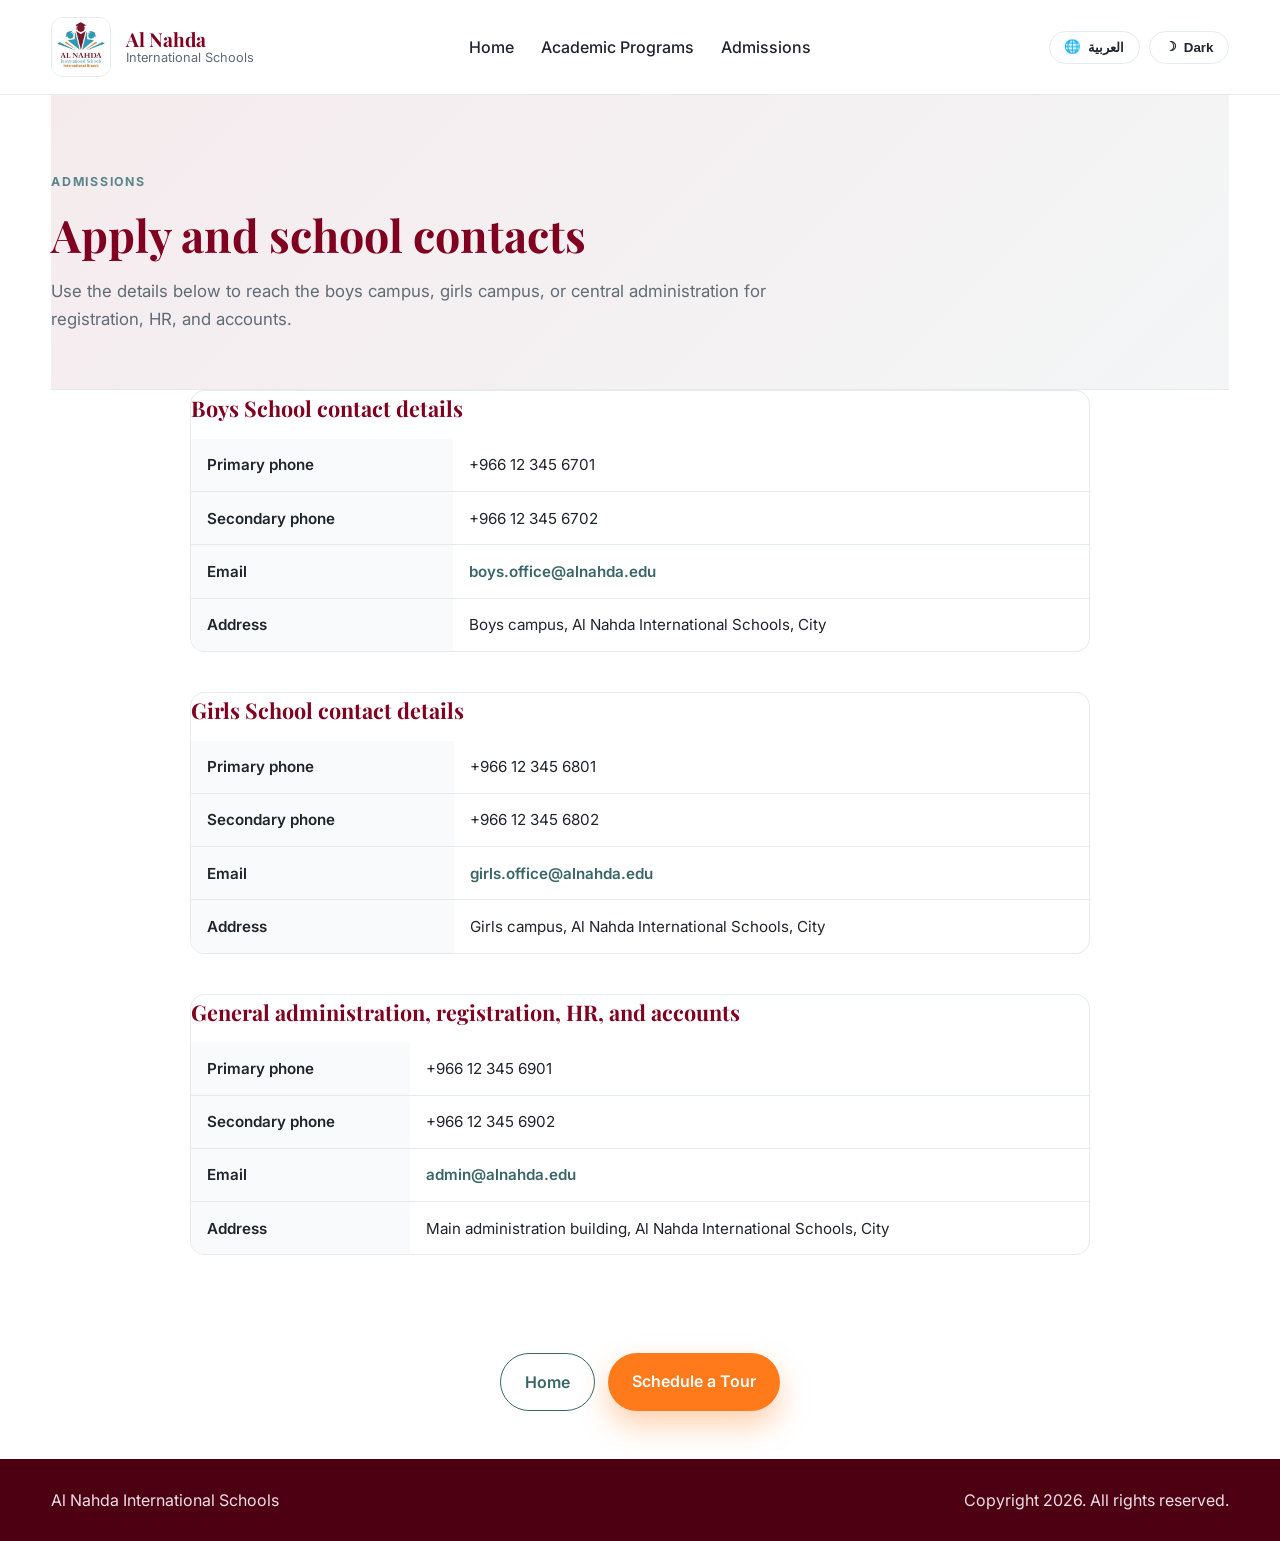
<file: apply.html>
<!DOCTYPE html>
<html lang="en" dir="ltr">
  <head>
    <meta charset="UTF-8" />
    <meta name="viewport" content="width=device-width, initial-scale=1.0" />
    <title>Apply &amp; contacts | Al Nahda International Schools</title>
    <meta
      name="description"
      content="Apply to Al Nahda International Schools and view campus contact details."
    />
    <link rel="preconnect" href="https://fonts.googleapis.com" />
    <link rel="preconnect" href="https://fonts.gstatic.com" crossorigin />
    <link
      href="https://fonts.googleapis.com/css2?family=Inter:wght@400;500;600;700&family=Playfair+Display:wght@600;700;800&display=swap"
      rel="stylesheet"
    />
    <link rel="stylesheet" href="styles.css" />
  </head>
  <body class="contact-page">
    <header class="site-header">
      <div class="container nav-wrap">
        <a href="index.html" class="brand" aria-label="Al Nahda International Schools home">
          <img src="Images/logo.jpg" alt="Al Nahda International Schools logo" class="logo" />
          <span class="brand-text">
            <strong>Al Nahda</strong>
            <small>International Schools</small>
          </span>
        </a>
        <nav class="main-nav" aria-label="Primary Navigation">
          <ul class="nav-list">
            <li><a href="index.html" data-i18n="nav_home">Home</a></li>
            <li><a href="index.html#programs" data-i18n="nav_programs">Academic Programs</a></li>
            <li><a href="index.html#admissions" data-i18n="nav_admissions">Admissions</a></li>
          </ul>
        </nav>
        <div class="header-controls">
          <button type="button" id="lang-toggle" class="chip-btn" aria-label="Switch language">
            <span class="btn-icon" aria-hidden="true">&#127760;</span>
            <span id="lang-toggle-label">&#1575;&#1604;&#1593;&#1585;&#1576;&#1610;&#1577;</span>
          </button>
          <button type="button" id="theme-toggle" class="chip-btn" aria-label="Switch theme">
            <span id="theme-icon" class="btn-icon" aria-hidden="true">&#9789;</span>
            <span id="theme-toggle-label">Dark</span>
          </button>
        </div>
      </div>
    </header>

    <main class="container contact-page">
      <div class="page-hero reveal">
        <p class="eyebrow" data-i18n="apply_eyebrow">Admissions</p>
        <h1 data-i18n="apply_title">Apply and school contacts</h1>
        <p class="page-lead" data-i18n="apply_lead">
          Use the details below to reach the boys campus, girls campus, or central administration
          for registration, HR, and accounts.
        </p>
      </div>

      <div class="contact-tables">
        <div class="pricing-table-block reveal">
          <div class="price-table-wrap contact-table-wrap">
            <table class="price-table">
              <caption data-i18n="contact_boys_title">Boys School contact details</caption>
              <tbody>
                <tr>
                  <th scope="row" data-i18n="contact_primary_phone">Primary phone</th>
                  <td data-i18n="contact_boys_phone1">+966 12 345 6701</td>
                </tr>
                <tr>
                  <th scope="row" data-i18n="contact_secondary_phone">Secondary phone</th>
                  <td data-i18n="contact_boys_phone2">+966 12 345 6702</td>
                </tr>
                <tr>
                  <th scope="row" data-i18n="contact_email">Email</th>
                  <td><a href="mailto:boys.office@alnahda.edu">boys.office@alnahda.edu</a></td>
                </tr>
                <tr>
                  <th scope="row" data-i18n="contact_address">Address</th>
                  <td data-i18n="contact_boys_address">Boys campus, Al Nahda International Schools, City</td>
                </tr>
              </tbody>
            </table>
          </div>
        </div>

        <div class="pricing-table-block reveal">
          <div class="price-table-wrap contact-table-wrap">
            <table class="price-table">
              <caption data-i18n="contact_girls_title">Girls School contact details</caption>
              <tbody>
                <tr>
                  <th scope="row" data-i18n="contact_primary_phone">Primary phone</th>
                  <td data-i18n="contact_girls_phone1">+966 12 345 6801</td>
                </tr>
                <tr>
                  <th scope="row" data-i18n="contact_secondary_phone">Secondary phone</th>
                  <td data-i18n="contact_girls_phone2">+966 12 345 6802</td>
                </tr>
                <tr>
                  <th scope="row" data-i18n="contact_email">Email</th>
                  <td><a href="mailto:girls.office@alnahda.edu">girls.office@alnahda.edu</a></td>
                </tr>
                <tr>
                  <th scope="row" data-i18n="contact_address">Address</th>
                  <td data-i18n="contact_girls_address">Girls campus, Al Nahda International Schools, City</td>
                </tr>
              </tbody>
            </table>
          </div>
        </div>

        <div class="pricing-table-block reveal">
          <div class="price-table-wrap contact-table-wrap">
            <table class="price-table">
              <caption data-i18n="contact_admin_title">
                General administration, registration, HR, and accounts
              </caption>
              <tbody>
                <tr>
                  <th scope="row" data-i18n="contact_primary_phone">Primary phone</th>
                  <td data-i18n="contact_admin_phone1">+966 12 345 6901</td>
                </tr>
                <tr>
                  <th scope="row" data-i18n="contact_secondary_phone">Secondary phone</th>
                  <td data-i18n="contact_admin_phone2">+966 12 345 6902</td>
                </tr>
                <tr>
                  <th scope="row" data-i18n="contact_email">Email</th>
                  <td><a href="mailto:admin@alnahda.edu">admin@alnahda.edu</a></td>
                </tr>
                <tr>
                  <th scope="row" data-i18n="contact_address">Address</th>
                  <td data-i18n="contact_admin_address">Main administration building, Al Nahda International Schools, City</td>
                </tr>
              </tbody>
            </table>
          </div>
        </div>
      </div>

      <div class="actions" style="padding-bottom: 3rem">
        <a href="index.html" class="btn-outline" data-i18n="nav_home">Home</a>
        <a href="tour.html" class="btn-primary" data-i18n="admissions_cta2">Schedule a Tour</a>
      </div>
    </main>

    <footer class="site-footer">
      <div class="container footer-wrap">
        <p data-i18n="footer_name">Al Nahda International Schools</p>
        <p data-i18n="footer_copy">Copyright 2026. All rights reserved.</p>
      </div>
    </footer>
    <script src="script.js"></script>
  </body>
</html>
</file>
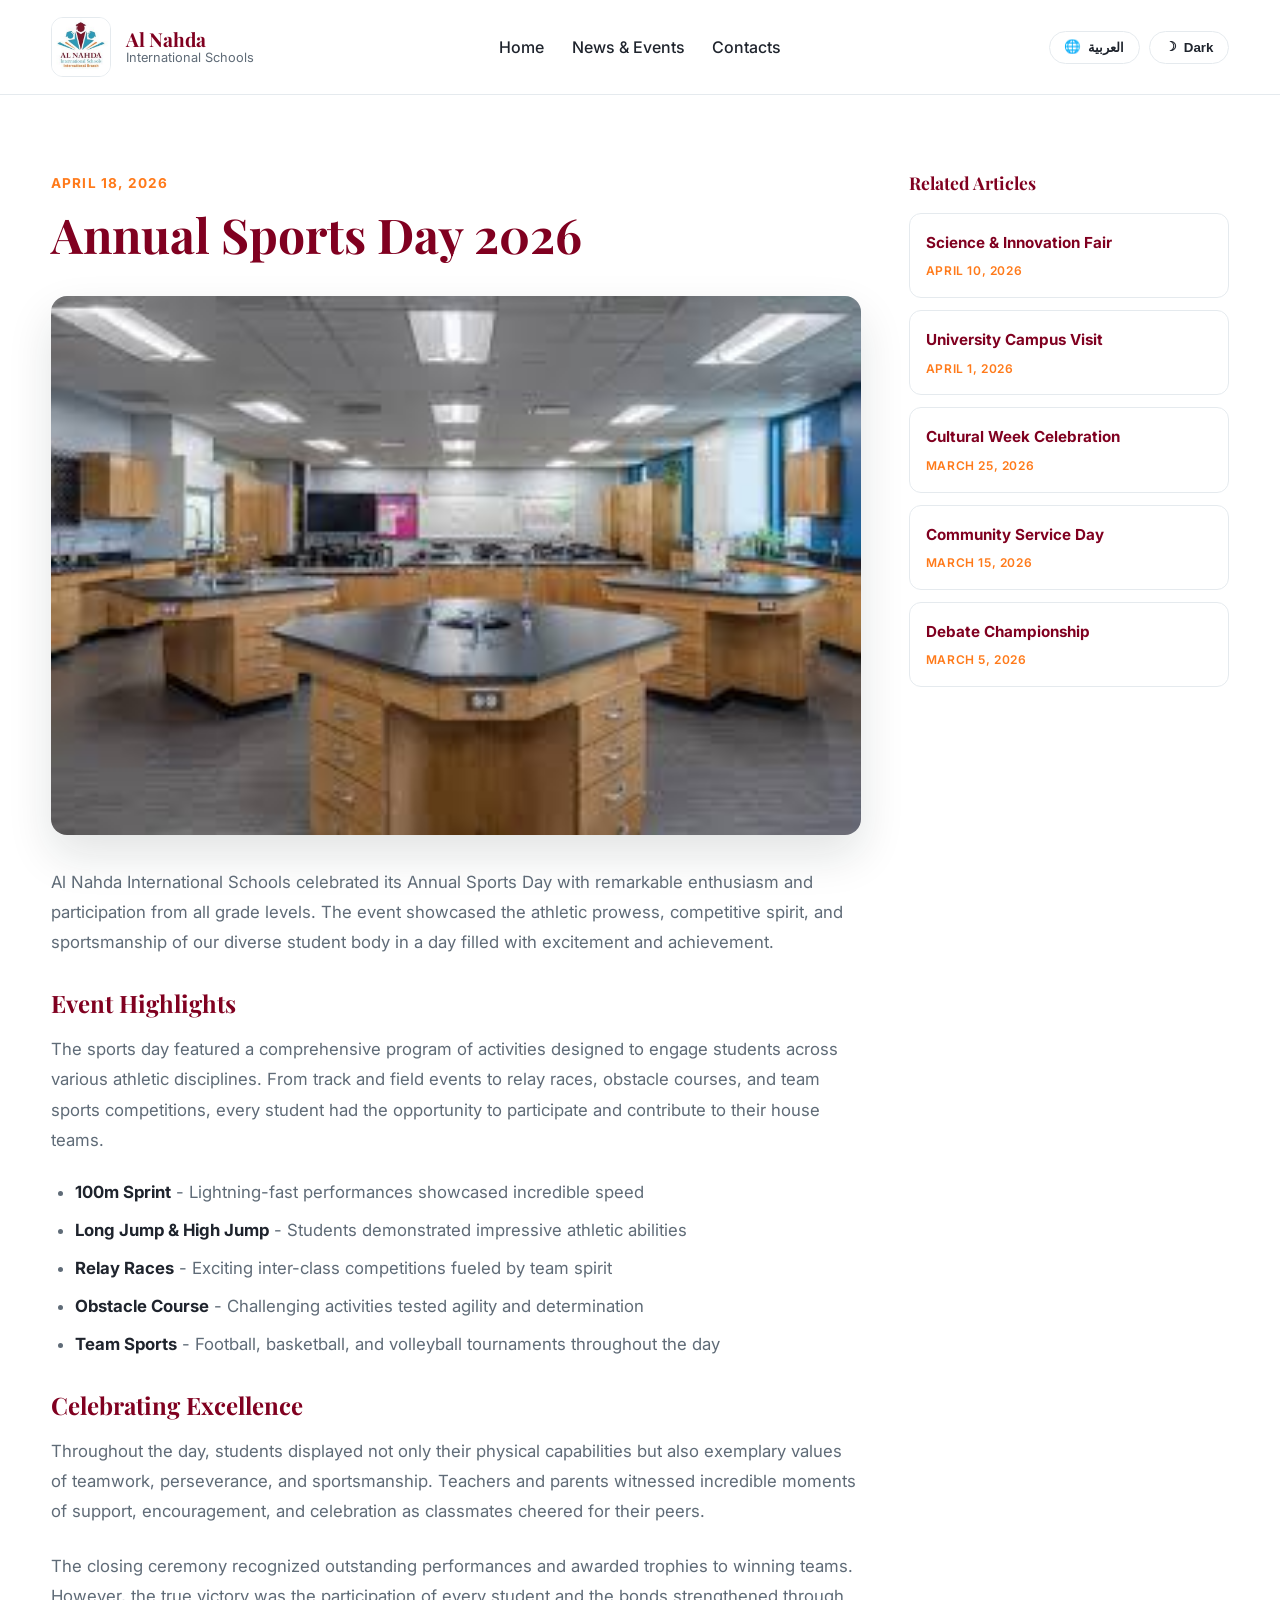
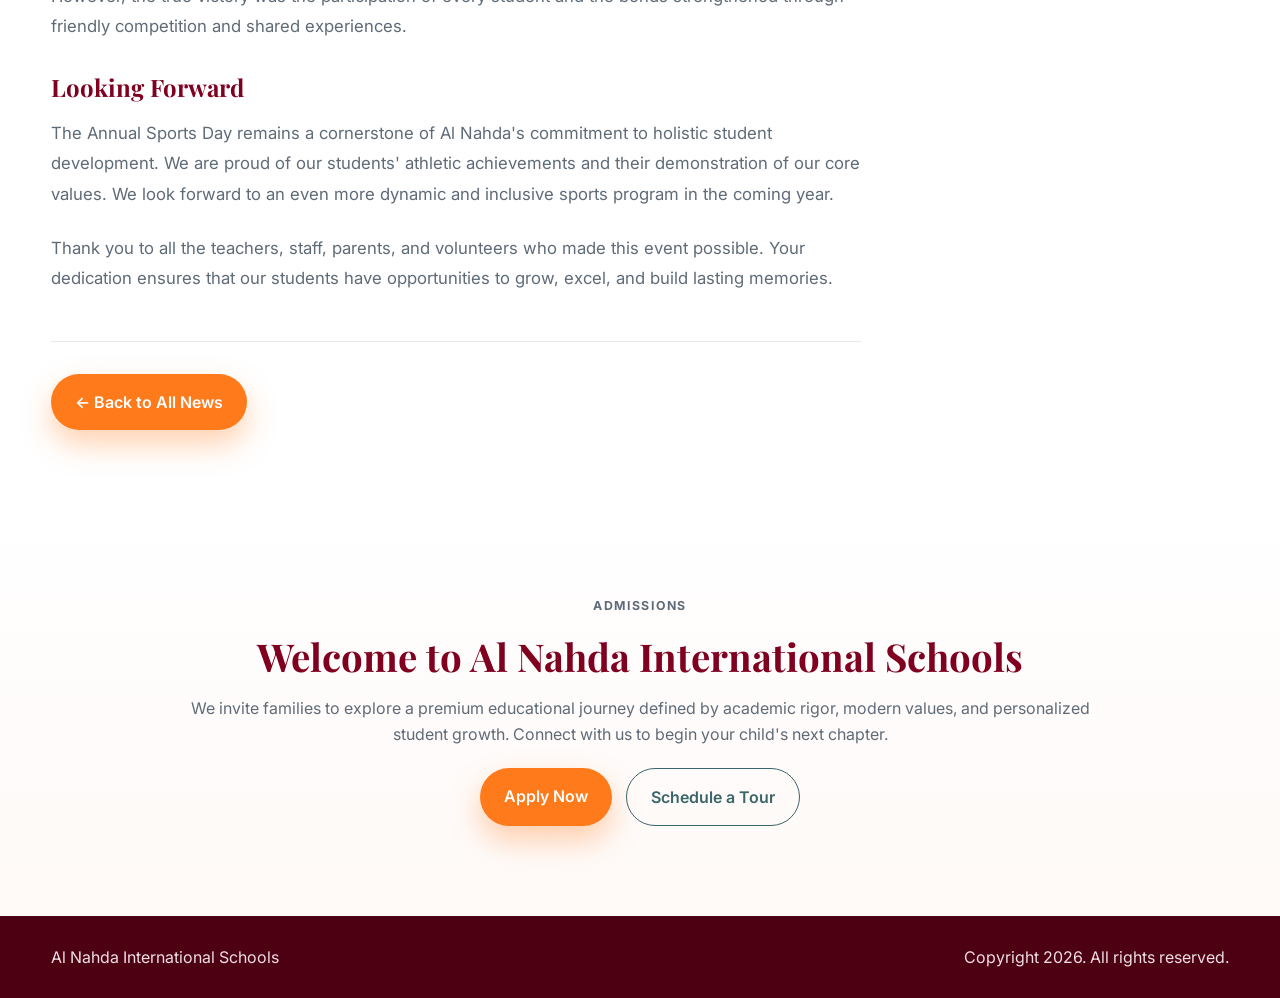
<file: news-detail.html>
<!DOCTYPE html>
<html lang="en" dir="ltr">
  <head>
    <meta charset="UTF-8" />
    <meta name="viewport" content="width=device-width, initial-scale=1.0" />
    <title>News Article | Al Nahda International Schools</title>
    <meta
      name="description"
      content="Read the latest news and events from Al Nahda International Schools."
    />
    <link rel="preconnect" href="https://fonts.googleapis.com" />
    <link rel="preconnect" href="https://fonts.gstatic.com" crossorigin />
    <link
      href="https://fonts.googleapis.com/css2?family=Inter:wght@400;500;600;700&family=Playfair+Display:wght@600;700;800&display=swap"
      rel="stylesheet"
    />
    <link rel="stylesheet" href="styles.css" />
  </head>
  <body>
    <header class="site-header">
      <div class="container nav-wrap">
        <a href="index.html" class="brand" aria-label="Al Nahda International Schools home">
          <img src="Images/logo.jpg" alt="Al Nahda International Schools logo" class="logo" />
          <span class="brand-text">
            <strong>Al Nahda</strong>
            <small>International Schools</small>
          </span>
        </a>
        <nav class="main-nav" aria-label="Primary Navigation">
          <ul class="nav-list">
            <li><a href="index.html" data-i18n="nav_home">Home</a></li>
            <li><a href="news.html" data-i18n="nav_news">News & Events</a></li>
            <li><a href="apply.html" data-i18n="apply_shortlink">Contacts</a></li>
          </ul>
        </nav>
        <div class="header-controls">
          <button type="button" id="lang-toggle" class="chip-btn" aria-label="Switch language">
            <span class="btn-icon" aria-hidden="true">🌐</span>
            <span id="lang-toggle-label">العربية</span>
          </button>
          <button type="button" id="theme-toggle" class="chip-btn" aria-label="Switch theme">
            <span id="theme-icon" class="btn-icon" aria-hidden="true">🌙</span>
            <span id="theme-toggle-label">Dark</span>
          </button>
        </div>
      </div>
    </header>

    <main>
      <section class="news-detail-section">
        <div class="container news-detail-container">
          <!-- Article Content -->
          <article class="news-detail-article">
            <div class="news-detail-header">
              <p class="news-detail-date" id="articleDate">April 18, 2026</p>
              <h1 id="articleTitle">Annual Sports Day 2026</h1>
            </div>

            <figure class="news-detail-image">
              <img src="Images/images (2).jpg" id="articleImage" alt="News article featured image" />
            </figure>

            <div class="news-detail-body" id="articleBody">
              <p>
                Al Nahda International Schools celebrated its Annual Sports Day with remarkable enthusiasm and participation from all grade levels. The event showcased the athletic prowess, competitive spirit, and sportsmanship of our diverse student body in a day filled with excitement and achievement.
              </p>

              <h2>Event Highlights</h2>
              <p>
                The sports day featured a comprehensive program of activities designed to engage students across various athletic disciplines. From track and field events to relay races, obstacle courses, and team sports competitions, every student had the opportunity to participate and contribute to their house teams.
              </p>

              <ul>
                <li><strong>100m Sprint</strong> - Lightning-fast performances showcased incredible speed</li>
                <li><strong>Long Jump & High Jump</strong> - Students demonstrated impressive athletic abilities</li>
                <li><strong>Relay Races</strong> - Exciting inter-class competitions fueled by team spirit</li>
                <li><strong>Obstacle Course</strong> - Challenging activities tested agility and determination</li>
                <li><strong>Team Sports</strong> - Football, basketball, and volleyball tournaments throughout the day</li>
              </ul>

              <h2>Celebrating Excellence</h2>
              <p>
                Throughout the day, students displayed not only their physical capabilities but also exemplary values of teamwork, perseverance, and sportsmanship. Teachers and parents witnessed incredible moments of support, encouragement, and celebration as classmates cheered for their peers.
              </p>

              <p>
                The closing ceremony recognized outstanding performances and awarded trophies to winning teams. However, the true victory was the participation of every student and the bonds strengthened through friendly competition and shared experiences.
              </p>

              <h2>Looking Forward</h2>
              <p>
                The Annual Sports Day remains a cornerstone of Al Nahda's commitment to holistic student development. We are proud of our students' athletic achievements and their demonstration of our core values. We look forward to an even more dynamic and inclusive sports program in the coming year.
              </p>

              <p>
                Thank you to all the teachers, staff, parents, and volunteers who made this event possible. Your dedication ensures that our students have opportunities to grow, excel, and build lasting memories.
              </p>
            </div>

            <div class="news-detail-footer">
              <a href="news.html" class="btn-primary" data-i18n="news_back_to_all">← Back to All News</a>
            </div>
          </article>

          <!-- Related Articles Sidebar -->
          <aside class="news-detail-sidebar">
            <h3 data-i18n="news_related_title">Related Articles</h3>
            <ul class="related-articles">
              <li>
                <a href="news-detail.html?id=2">
                  <strong>Science & Innovation Fair</strong>
                  <span class="related-date">April 10, 2026</span>
                </a>
              </li>
              <li>
                <a href="news-detail.html?id=3">
                  <strong>University Campus Visit</strong>
                  <span class="related-date">April 1, 2026</span>
                </a>
              </li>
              <li>
                <a href="news-detail.html?id=4">
                  <strong>Cultural Week Celebration</strong>
                  <span class="related-date">March 25, 2026</span>
                </a>
              </li>
              <li>
                <a href="news-detail.html?id=5">
                  <strong>Community Service Day</strong>
                  <span class="related-date">March 15, 2026</span>
                </a>
              </li>
              <li>
                <a href="news-detail.html?id=6">
                  <strong>Debate Championship</strong>
                  <span class="related-date">March 5, 2026</span>
                </a>
              </li>
            </ul>
          </aside>
        </div>
      </section>

      <section class="section admissions">
        <div class="container admissions-inner">
          <p class="eyebrow" data-i18n="admissions_eyebrow">Admissions</p>
          <h2 data-i18n="admissions_title">Ready to Join Us?</h2>
          <p data-i18n="admissions_desc">
            Explore the exciting opportunities and vibrant community at Al Nahda International Schools.
          </p>
          <div class="actions">
            <a href="apply.html" class="btn-primary" data-i18n="admissions_cta1">Apply Now</a>
            <a href="tour.html" class="btn-outline" data-i18n="admissions_cta2">Schedule a Tour</a>
          </div>
        </div>
      </section>
    </main>

    <footer class="site-footer">
      <div class="container footer-wrap">
        <p data-i18n="footer_name">Al Nahda International Schools</p>
        <p data-i18n="footer_copy">Copyright 2026. All rights reserved.</p>
      </div>
    </footer>
    <script src="script.js"></script>
    <script>
      // Sample news data - in a real application, this would come from a backend
      const newsData = {
        1: {
          title: "Annual Sports Day 2026",
          date: "April 18, 2026",
          image: "Images/images (2).jpg",
          body: `<p>Al Nahda International Schools celebrated its Annual Sports Day with remarkable enthusiasm and participation from all grade levels. The event showcased the athletic prowess, competitive spirit, and sportsmanship of our diverse student body in a day filled with excitement and achievement.</p>

          <h2>Event Highlights</h2>
          <p>The sports day featured a comprehensive program of activities designed to engage students across various athletic disciplines. From track and field events to relay races, obstacle courses, and team sports competitions, every student had the opportunity to participate and contribute to their house teams.</p>

          <ul>
            <li><strong>100m Sprint</strong> - Lightning-fast performances showcased incredible speed</li>
            <li><strong>Long Jump & High Jump</strong> - Students demonstrated impressive athletic abilities</li>
            <li><strong>Relay Races</strong> - Exciting inter-class competitions fueled by team spirit</li>
            <li><strong>Obstacle Course</strong> - Challenging activities tested agility and determination</li>
            <li><strong>Team Sports</strong> - Football, basketball, and volleyball tournaments throughout the day</li>
          </ul>

          <h2>Celebrating Excellence</h2>
          <p>Throughout the day, students displayed not only their physical capabilities but also exemplary values of teamwork, perseverance, and sportsmanship. Teachers and parents witnessed incredible moments of support, encouragement, and celebration as classmates cheered for their peers.</p>

          <p>The closing ceremony recognized outstanding performances and awarded trophies to winning teams. However, the true victory was the participation of every student and the bonds strengthened through friendly competition and shared experiences.</p>

          <h2>Looking Forward</h2>
          <p>The Annual Sports Day remains a cornerstone of Al Nahda's commitment to holistic student development. We are proud of our students' athletic achievements and their demonstration of our core values. We look forward to an even more dynamic and inclusive sports program in the coming year.</p>

          <p>Thank you to all the teachers, staff, parents, and volunteers who made this event possible. Your dedication ensures that our students have opportunities to grow, excel, and build lasting memories.</p>`
        },
        2: {
          title: "Science & Innovation Fair",
          date: "April 10, 2026",
          image: "Images/uk-universities-1536x1024.jpg",
          body: `<p>Students presented groundbreaking STEM projects to parents and educators in our annual Science & Innovation Fair. The fair showcased innovative projects ranging from robotics to environmental science, demonstrating our students' creativity and technical skills.</p>

          <h2>Project Categories</h2>
          <p>The fair featured diverse project categories spanning multiple disciplines of science and technology. Students explored questions and created solutions across physics, chemistry, biology, environmental science, and engineering.</p>

          <h2>Notable Achievements</h2>
          <p>Several projects stood out for their innovation and practical application. From renewable energy solutions to medical technology innovations, our students demonstrated remarkable problem-solving abilities and scientific thinking.</p>

          <h2>Impact and Learning</h2>
          <p>This event reinforces our commitment to inquiry-based learning and practical application of scientific principles. Students developed critical thinking skills, collaborated with peers, and presented their findings with confidence and clarity.</p>`
        },
        3: {
          title: "University Campus Visit",
          date: "April 1, 2026",
          image: "Images/images (3).jpg",
          body: `<p>Our senior students visited prestigious international universities to explore future opportunities and pathways. This educational trip included campus tours, student panel discussions, and interactions with admissions officers from leading institutions worldwide.</p>

          <h2>Universities Visited</h2>
          <p>The trip encompassed visits to several top-ranked institutions, providing students with firsthand experience of university life, academic programs, and student communities.</p>

          <h2>Student Insights</h2>
          <p>Students gained valuable perspectives on university admissions processes, scholarship opportunities, and pathways to success. They connected with current university students and learned about various academic disciplines and career opportunities.</p>

          <h2>Future Planning</h2>
          <p>This experience equipped our students with the knowledge and inspiration needed to make informed decisions about their higher education. Many students left with clearer goals and a deeper understanding of their academic interests and career aspirations.</p>`
        },
        4: {
          title: "Cultural Week Celebration",
          date: "March 25, 2026",
          image: "Images/images.jpg",
          body: `<p>Al Nahda celebrated its annual Cultural Week with vibrant performances, exhibitions, and activities showcasing the diverse backgrounds and talents of our student body. Students presented traditional dances, food, and art from various cultures around the world.</p>

          <h2>Cultural Performances</h2>
          <p>The week featured performances from different cultures, including traditional dances, music, and theatrical presentations that celebrated the rich diversity of our school community.</p>

          <h2>Inclusive Community</h2>
          <p>Cultural Week reinforces our commitment to celebrating diversity, fostering understanding, and creating an inclusive community where every student feels valued and represented.</p>`
        },
        5: {
          title: "Community Service Day Initiative",
          date: "March 15, 2026",
          image: "Images/images (4).jpg",
          body: `<p>Our students participated in a comprehensive Community Service Day, engaging in various volunteer activities including environmental cleanup, elderly care facility visits, and local community support programs.</p>

          <h2>Community Impact</h2>
          <p>Students made meaningful contributions to their local community through hands-on volunteer work, learning the importance of social responsibility and compassionate action.</p>

          <h2>Lessons Learned</h2>
          <p>This initiative reinforced our commitment to developing globally conscious citizens who understand their responsibility to contribute positively to society.</p>`
        },
        6: {
          title: "Inter-School Debate Championship",
          date: "March 5, 2026",
          image: "Images/Al_Nahda_National_School_for_Girls_Campus_89f408a84d_c35fd727ae_e9f4139fbb.jpg",
          body: `<p>Al Nahda's debate team claimed victory at the Inter-School Debate Championship, competing against teams from leading schools in the region.</p>

          <h2>Championship Highlights</h2>
          <p>Our students demonstrated exceptional critical thinking, eloquence, and argumentation skills throughout the competition, advancing through multiple rounds to secure the championship title.</p>

          <h2>Achievement Recognition</h2>
          <p>This victory reflects the dedication of our debate program and the exceptional communication skills developed by our students through rigorous practice and mentorship.</p>`
        }
      };

      // Load article content based on URL parameter
      document.addEventListener('DOMContentLoaded', function() {
        const urlParams = new URLSearchParams(window.location.search);
        const articleId = urlParams.get('id') || '1';
        const article = newsData[articleId];

        if (article) {
          document.getElementById('articleTitle').textContent = article.title;
          document.getElementById('articleDate').textContent = article.date;
          document.getElementById('articleImage').src = article.image;
          document.getElementById('articleImage').alt = article.title;
          document.getElementById('articleBody').innerHTML = article.body;
          document.title = article.title + " | Al Nahda International Schools";
        }
      });
    </script>
  </body>
</html>
</file>
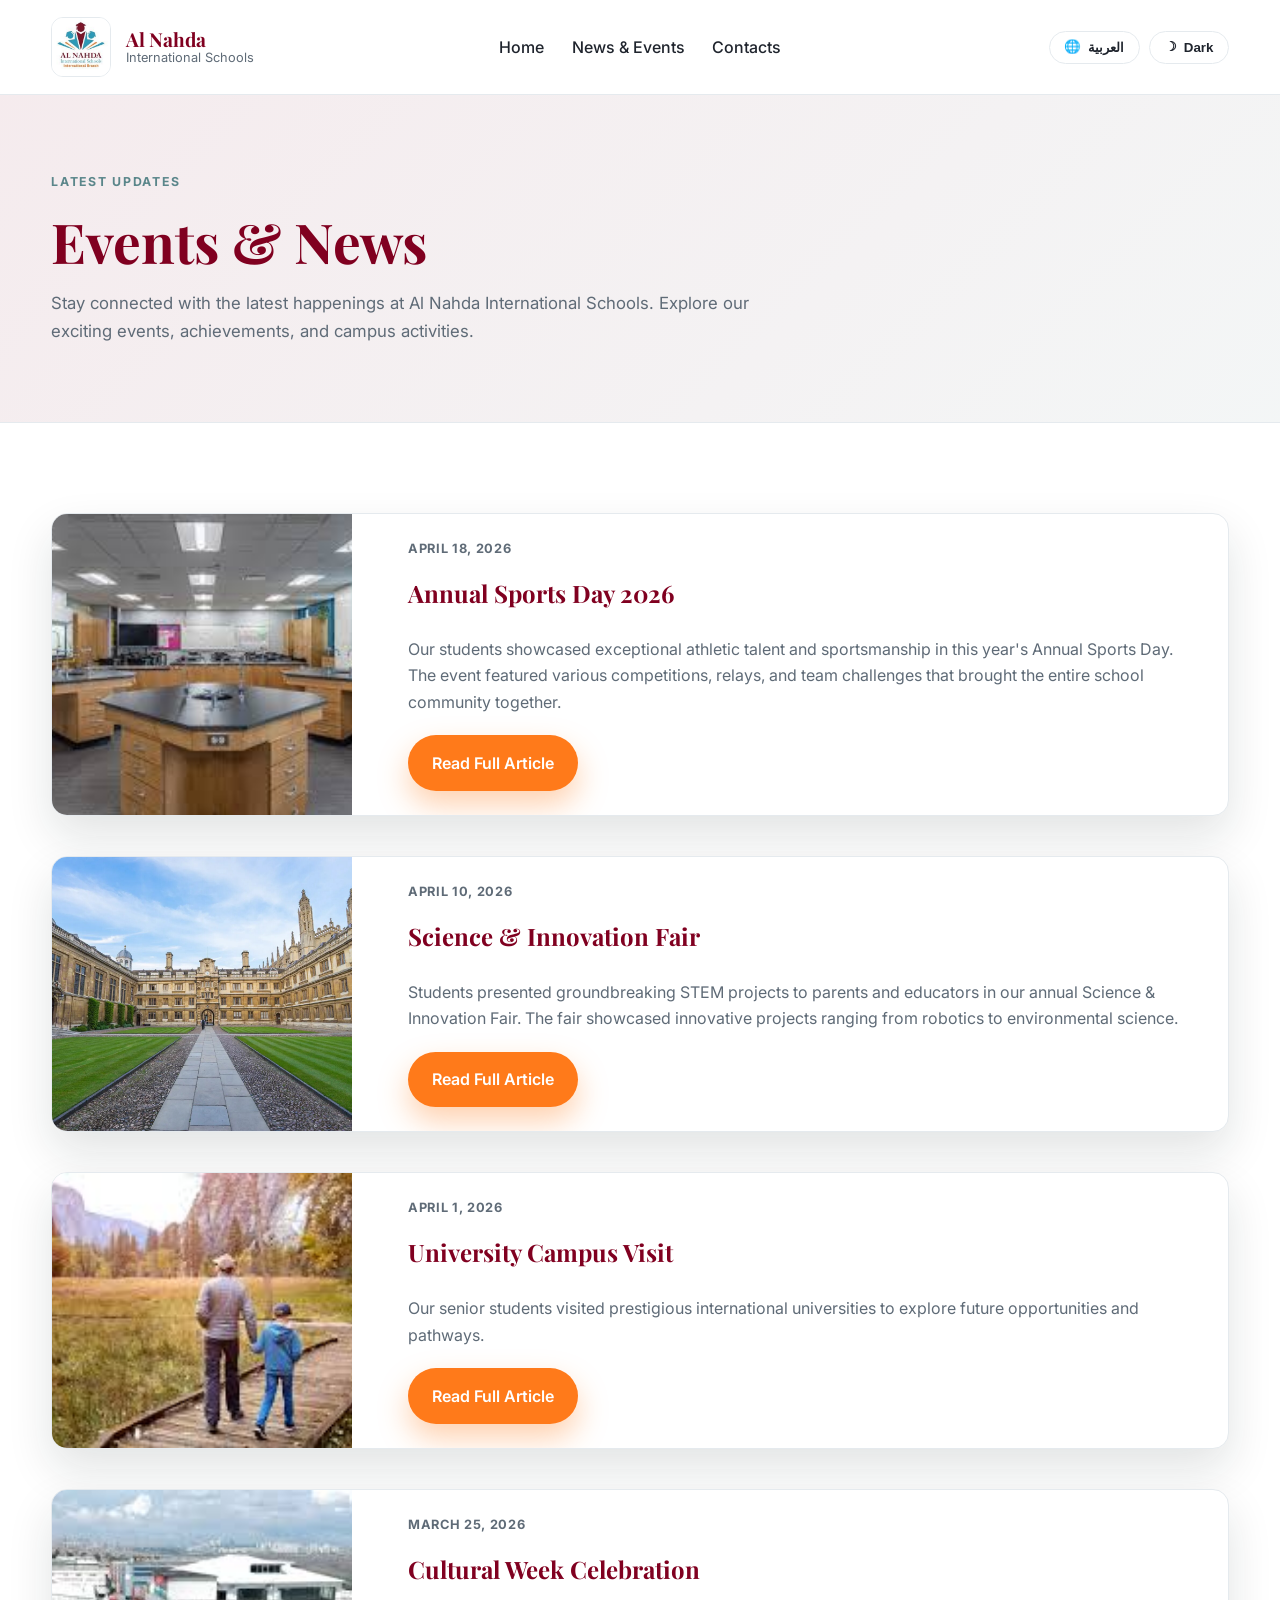
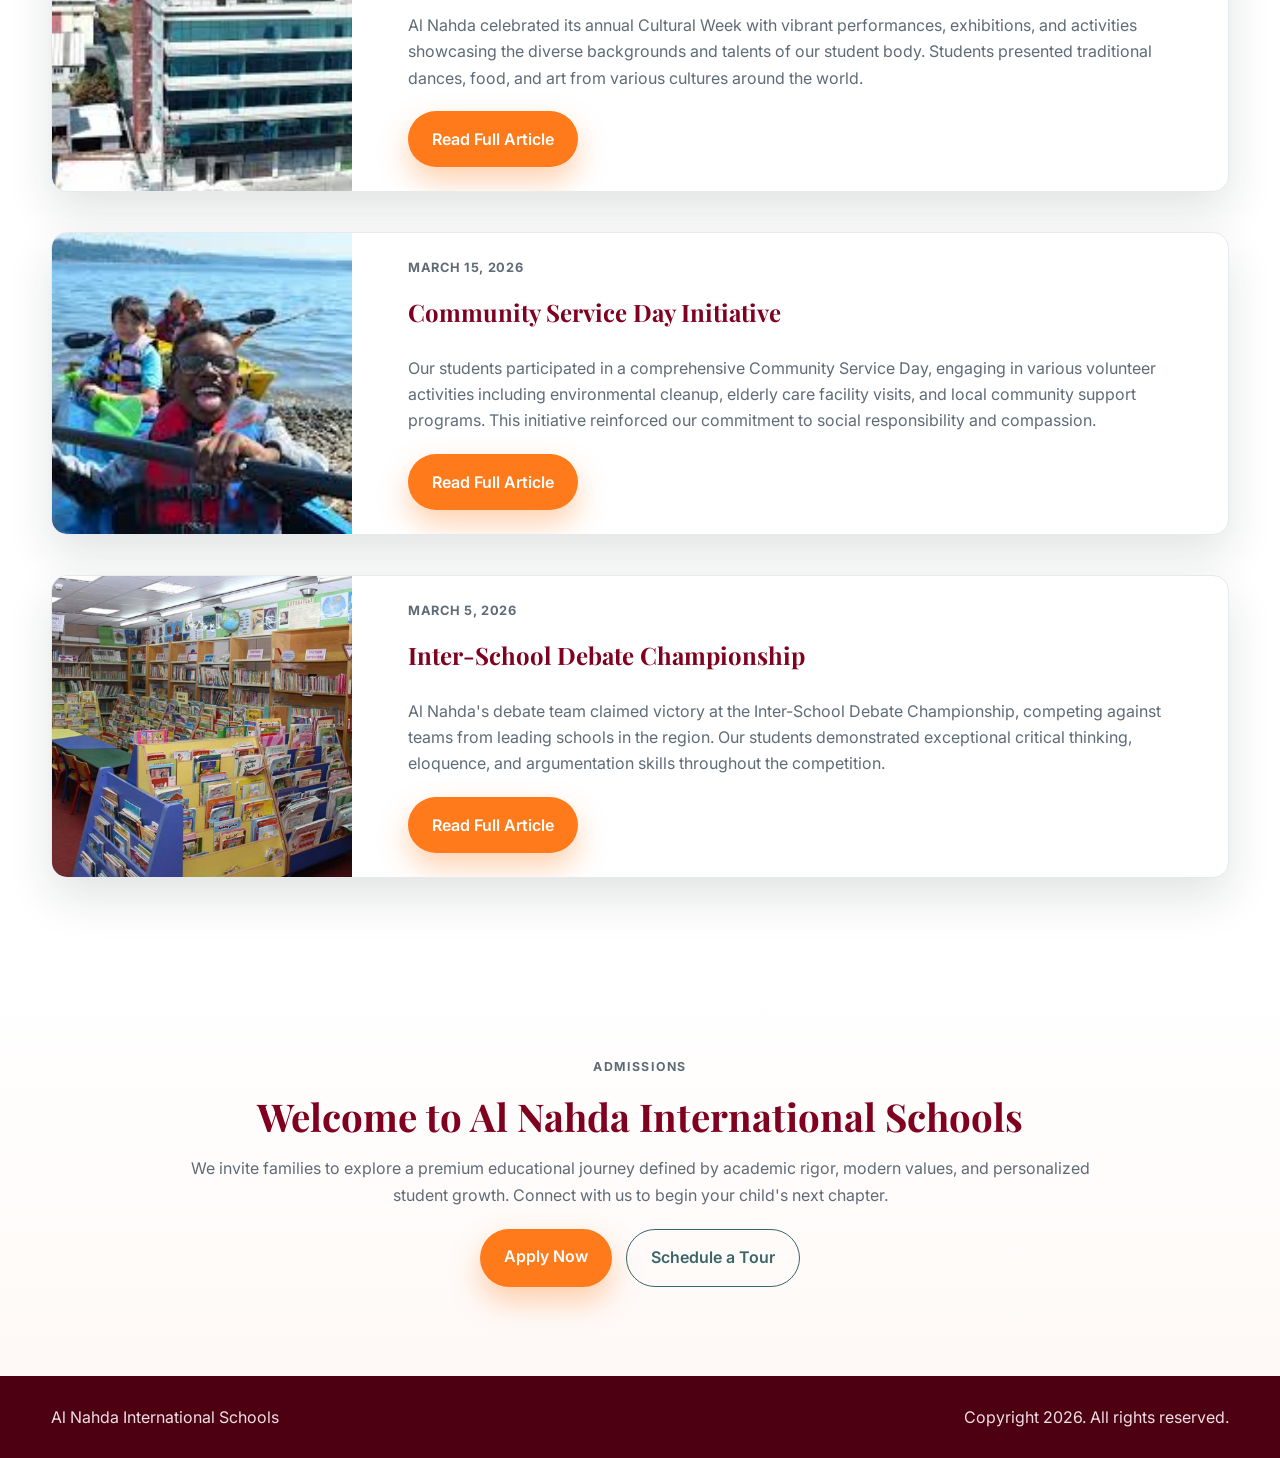
<file: news.html>
<!DOCTYPE html>
<html lang="en" dir="ltr">
  <head>
    <meta charset="UTF-8" />
    <meta name="viewport" content="width=device-width, initial-scale=1.0" />
    <title>Events & News | Al Nahda International Schools</title>
    <meta
      name="description"
      content="Stay updated with the latest events and news from Al Nahda International Schools."
    />
    <link rel="preconnect" href="https://fonts.googleapis.com" />
    <link rel="preconnect" href="https://fonts.gstatic.com" crossorigin />
    <link
      href="https://fonts.googleapis.com/css2?family=Inter:wght@400;500;600;700&family=Playfair+Display:wght@600;700;800&display=swap"
      rel="stylesheet"
    />
    <link rel="stylesheet" href="styles.css" />
  </head>
  <body>
    <header class="site-header">
      <div class="container nav-wrap">
        <a href="index.html" class="brand" aria-label="Al Nahda International Schools home">
          <img src="Images/logo.jpg" alt="Al Nahda International Schools logo" class="logo" />
          <span class="brand-text">
            <strong>Al Nahda</strong>
            <small>International Schools</small>
          </span>
        </a>
        <nav class="main-nav" aria-label="Primary Navigation">
          <ul class="nav-list">
            <li><a href="index.html" data-i18n="nav_home">Home</a></li>
            <li><a href="news.html" data-i18n="nav_news">News & Events</a></li>
            <li><a href="apply.html" data-i18n="apply_shortlink">Contacts</a></li>
          </ul>
        </nav>
        <div class="header-controls">
          <button type="button" id="lang-toggle" class="chip-btn" aria-label="Switch language">
            <span class="btn-icon" aria-hidden="true">🌐</span>
            <span id="lang-toggle-label">العربية</span>
          </button>
          <button type="button" id="theme-toggle" class="chip-btn" aria-label="Switch theme">
            <span id="theme-icon" class="btn-icon" aria-hidden="true">🌙</span>
            <span id="theme-toggle-label">Dark</span>
          </button>
        </div>
      </div>
    </header>

    <main>
      <section class="page-hero">
        <div class="container">
          <p class="eyebrow" data-i18n="news_eyebrow">Latest Updates</p>
          <h1 data-i18n="news_page_title">Events & News</h1>
          <p class="page-lead" data-i18n="news_page_desc">
            Stay connected with the latest happenings at Al Nahda International Schools. Explore our exciting events, achievements, and campus activities.
          </p>
        </div>
      </section>

      <section class="section news-list-section">
        <div class="container">
          <div class="news-list">
            <!-- Event 1 -->
            <article class="news-list-item">
              <div class="news-list-image">
                <img src="Images/images (2).jpg" alt="Annual Sports Day event" />
              </div>
              <div class="news-list-content">
                <div class="news-list-header">
                  <p class="news-list-date">April 18, 2026</p>
                  <h2 data-i18n="news_card1_title">Annual Sports Day 2026</h2>
                </div>
                <p data-i18n="news_card1_desc">
                  Our students showcased exceptional athletic talent and sportsmanship in this year's Annual Sports Day. The event featured various competitions, relays, and team challenges that brought the entire school community together. A memorable day of competition and school spirit!
                </p>
                <a href="news-detail.html?id=1" class="btn-primary" data-i18n="news_read_full">Read Full Article</a>
              </div>
            </article>

            <!-- Event 2 -->
            <article class="news-list-item">
              <div class="news-list-image">
                <img src="Images/uk-universities-1536x1024.jpg" alt="Science Exhibition" />
              </div>
              <div class="news-list-content">
                <div class="news-list-header">
                  <p class="news-list-date">April 10, 2026</p>
                  <h2 data-i18n="news_card2_title">Science & Innovation Fair</h2>
                </div>
                <p data-i18n="news_card2_desc">
                  Students presented groundbreaking STEM projects to parents and educators in our annual Science & Innovation Fair. The fair showcased innovative projects ranging from robotics to environmental science, demonstrating our students' creativity and technical skills. Innovation at its finest!
                </p>
                <a href="news-detail.html?id=2" class="btn-primary" data-i18n="news_read_full">Read Full Article</a>
              </div>
            </article>

            <!-- Event 3 -->
            <article class="news-list-item">
              <div class="news-list-image">
                <img src="Images/images (3).jpg" alt="University Visits" />
              </div>
              <div class="news-list-content">
                <div class="news-list-header">
                  <p class="news-list-date">April 1, 2026</p>
                  <h2 data-i18n="news_card3_title">University Campus Visit</h2>
                </div>
                <p data-i18n="news_card3_desc">
                  Our senior students visited prestigious international universities to explore future opportunities and pathways. This educational trip included campus tours, student panel discussions, and interactions with admissions officers from leading institutions worldwide.
                </p>
                <a href="news-detail.html?id=3" class="btn-primary" data-i18n="news_read_full">Read Full Article</a>
              </div>
            </article>

            <!-- Event 4 -->
            <article class="news-list-item">
              <div class="news-list-image">
                <img src="Images/images.jpg" alt="Cultural Week Celebration" />
              </div>
              <div class="news-list-content">
                <div class="news-list-header">
                  <p class="news-list-date">March 25, 2026</p>
                  <h2>Cultural Week Celebration</h2>
                </div>
                <p>
                  Al Nahda celebrated its annual Cultural Week with vibrant performances, exhibitions, and activities showcasing the diverse backgrounds and talents of our student body. Students presented traditional dances, food, and art from various cultures around the world.
                </p>
                <a href="news-detail.html?id=4" class="btn-primary" data-i18n="news_read_full">Read Full Article</a>
              </div>
            </article>

            <!-- Event 5 -->
            <article class="news-list-item">
              <div class="news-list-image">
                <img src="Images/images (4).jpg" alt="Community Service Day" />
              </div>
              <div class="news-list-content">
                <div class="news-list-header">
                  <p class="news-list-date">March 15, 2026</p>
                  <h2>Community Service Day Initiative</h2>
                </div>
                <p>
                  Our students participated in a comprehensive Community Service Day, engaging in various volunteer activities including environmental cleanup, elderly care facility visits, and local community support programs. This initiative reinforced our commitment to social responsibility and compassion.
                </p>
                <a href="news-detail.html?id=5" class="btn-primary" data-i18n="news_read_full">Read Full Article</a>
              </div>
            </article>

            <!-- Event 6 -->
            <article class="news-list-item">
              <div class="news-list-image">
                <img src="Images/Al_Nahda_National_School_for_Girls_Campus_89f408a84d_c35fd727ae_e9f4139fbb.jpg" alt="Debate Championship" />
              </div>
              <div class="news-list-content">
                <div class="news-list-header">
                  <p class="news-list-date">March 5, 2026</p>
                  <h2>Inter-School Debate Championship</h2>
                </div>
                <p>
                  Al Nahda's debate team claimed victory at the Inter-School Debate Championship, competing against teams from leading schools in the region. Our students demonstrated exceptional critical thinking, eloquence, and argumentation skills throughout the competition.
                </p>
                <a href="news-detail.html?id=6" class="btn-primary" data-i18n="news_read_full">Read Full Article</a>
              </div>
            </article>
          </div>
        </div>
      </section>

      <section class="section admissions">
        <div class="container admissions-inner">
          <p class="eyebrow" data-i18n="admissions_eyebrow">Join Us</p>
          <h2 data-i18n="admissions_title">Become Part of Al Nahda Family</h2>
          <p data-i18n="admissions_desc">
            We invite families to explore a premium educational journey defined by academic
            rigor, modern values, and personalized student growth. Connect with us to begin
            your child's next chapter.
          </p>
          <div class="actions">
            <a href="apply.html" class="btn-primary" data-i18n="admissions_cta1">Apply Now</a>
            <a href="tour.html" class="btn-outline" data-i18n="admissions_cta2">Schedule a Tour</a>
          </div>
        </div>
      </section>
    </main>

    <footer class="site-footer">
      <div class="container footer-wrap">
        <p data-i18n="footer_name">Al Nahda International Schools</p>
        <p data-i18n="footer_copy">Copyright 2026. All rights reserved.</p>
      </div>
    </footer>
    <script src="script.js"></script>
  </body>
</html>
</file>
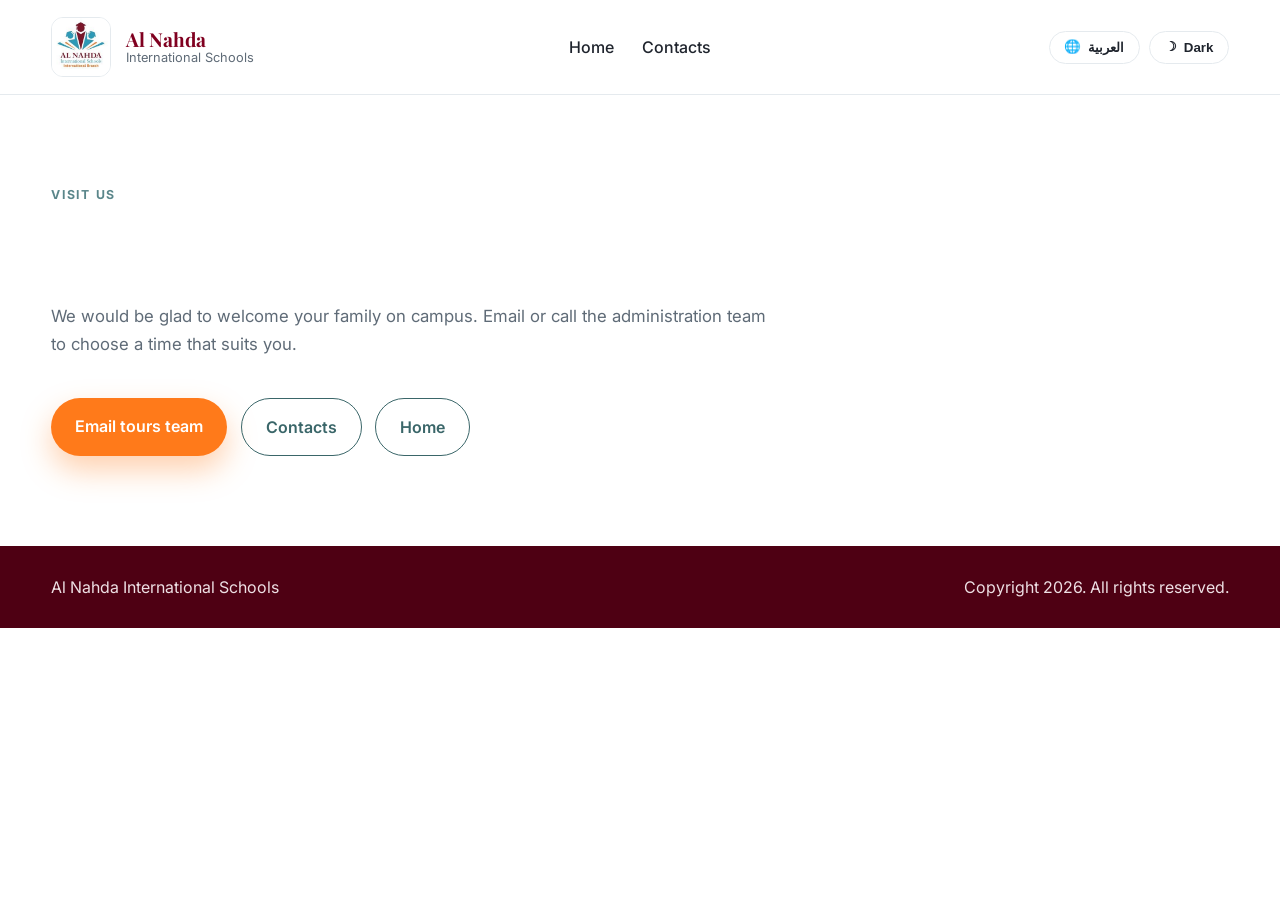
<file: tour.html>
<!DOCTYPE html>
<html lang="en" dir="ltr">
  <head>
    <meta charset="UTF-8" />
    <meta name="viewport" content="width=device-width, initial-scale=1.0" />
    <title>Schedule a tour | Al Nahda International Schools</title>
    <meta name="description" content="Book a campus tour at Al Nahda International Schools." />
    <link rel="preconnect" href="https://fonts.googleapis.com" />
    <link rel="preconnect" href="https://fonts.gstatic.com" crossorigin />
    <link
      href="https://fonts.googleapis.com/css2?family=Inter:wght@400;500;600;700&family=Playfair+Display:wght@600;700;800&display=swap"
      rel="stylesheet"
    />
    <link rel="stylesheet" href="styles.css" />
  </head>
  <body class="contact-page">
    <header class="site-header">
      <div class="container nav-wrap">
        <a href="index.html" class="brand" aria-label="Al Nahda International Schools home">
          <img src="Images/logo.jpg" alt="Al Nahda International Schools logo" class="logo" />
          <span class="brand-text">
            <strong>Al Nahda</strong>
            <small>International Schools</small>
          </span>
        </a>
        <nav class="main-nav" aria-label="Primary Navigation">
          <ul class="nav-list">
            <li><a href="index.html" data-i18n="nav_home">Home</a></li>
            <li><a href="apply.html" data-i18n="apply_shortlink">Contacts</a></li>
          </ul>
        </nav>
        <div class="header-controls">
          <button type="button" id="lang-toggle" class="chip-btn" aria-label="Switch language">
            <span class="btn-icon" aria-hidden="true">&#127760;</span>
            <span id="lang-toggle-label">&#1575;&#1604;&#1593;&#1585;&#1576;&#1610;&#1577;</span>
          </button>
          <button type="button" id="theme-toggle" class="chip-btn" aria-label="Switch theme">
            <span id="theme-icon" class="btn-icon" aria-hidden="true">&#9789;</span>
            <span id="theme-toggle-label">Dark</span>
          </button>
        </div>
      </div>
    </header>

    <main class="container contact-page">
      <section class="section reveal">
        <p class="eyebrow" data-i18n="tour_eyebrow">Visit us</p>
        <h1 data-i18n="tour_title">Schedule a campus tour</h1>
        <p class="page-lead" data-i18n="tour_lead">
          We would be glad to welcome your family on campus. Email or call the administration team
          to choose a time that suits you.
        </p>
        <div class="actions" style="justify-content: flex-start">
          <a class="btn-primary" href="mailto:tours@alnahda.edu" data-i18n="tour_email_btn">Email tours team</a>
          <a class="btn-outline" href="apply.html" data-i18n="apply_shortlink">Contacts</a>
          <a class="btn-outline" href="index.html" data-i18n="nav_home">Home</a>
        </div>
      </section>
    </main>

    <footer class="site-footer">
      <div class="container footer-wrap">
        <p data-i18n="footer_name">Al Nahda International Schools</p>
        <p data-i18n="footer_copy">Copyright 2026. All rights reserved.</p>
      </div>
    </footer>
    <script src="script.js"></script>
  </body>
</html>
</file>
<file: styles.css>
:root {
  --maroon: #800020;
  --maroon-dark: #4e0013;
  --slate-teal: #3a6669;
  --slate-teal-soft: #5a868a;
  --orange: #ff7a1a;
  --ink: #1f242d;
  --muted: #5f6b77;
  --white: #ffffff;
  --surface: #f8fafb;
  --border: #e5eaee;
  --shadow: 0 20px 45px rgba(19, 29, 35, 0.12);
}

body.dark-mode {
  --ink: #e8edf2;
  --muted: #b7c0cc;
  --white: #121821;
  --surface: #1a222d;
  --border: #283342;
  --shadow: 0 20px 45px rgba(0, 0, 0, 0.45);
  --slate-teal: #7eb8c4;
  --slate-teal-soft: #a8d4dc;
}

*,
*::before,
*::after {
  box-sizing: border-box;
}

html {
  scroll-behavior: smooth;
}

body {
  margin: 0;
  font-family: "Inter", Arial, sans-serif;
  color: var(--ink);
  background: var(--white);
  line-height: 1.65;
  transition:
    background-color 0.45s ease,
    color 0.35s ease;
}

img {
  display: block;
  max-width: 100%;
}

.container {
  width: min(92%, 1760px);
  margin: 0 auto;
}

.site-header {
  position: sticky;
  top: 0;
  z-index: 50;
  border-bottom: 1px solid var(--border);
  background: color-mix(in srgb, var(--white) 92%, transparent);
  backdrop-filter: blur(10px);
}

.nav-wrap {
  min-height: 94px;
  display: grid;
  grid-template-columns: 1fr auto 1fr;
  align-items: center;
  gap: 1rem 1.5rem;
}

.nav-wrap .brand {
  justify-self: start;
}

.nav-wrap .main-nav {
  justify-self: center;
}

.nav-wrap .header-controls {
  justify-self: end;
}

.brand {
  display: flex;
  align-items: center;
  gap: 0.9rem;
  text-decoration: none;
  color: var(--ink);
}

.logo {
  width: 60px;
  height: 60px;
  object-fit: cover;
  border-radius: 12px;
  border: 1px solid var(--border);
}

.brand-text {
  display: flex;
  flex-direction: column;
  line-height: 1.1;
}

.brand-text strong {
  font-family: "Playfair Display", Georgia, serif;
  font-size: 1.2rem;
  color: var(--maroon);
}

.brand-text small {
  color: var(--muted);
  font-size: 0.8rem;
}

.nav-list {
  display: flex;
  gap: 1.7rem;
  margin: 0;
  padding: 0;
  list-style: none;
}

.nav-list a {
  text-decoration: none;
  color: var(--ink);
  font-weight: 500;
}

.nav-list a:hover {
  color: var(--maroon);
}

.header-controls {
  display: flex;
  gap: 0.6rem;
  align-items: center;
}

.chip-btn {
  display: inline-flex;
  align-items: center;
  gap: 0.45rem;
  border: 1px solid var(--border);
  background: var(--white);
  color: var(--ink);
  padding: 0.5rem 0.9rem;
  border-radius: 999px;
  font-weight: 600;
  cursor: pointer;
  transition:
    background-color 0.35s ease,
    border-color 0.35s ease,
    color 0.35s ease,
    box-shadow 0.35s ease,
    transform 0.2s ease;
}

#lang-toggle-label,
#theme-toggle-label,
#theme-icon {
  transition: opacity 0.22s ease;
}

.chip-btn:hover {
  border-color: var(--slate-teal);
  color: var(--slate-teal);
}

.btn-icon {
  line-height: 1;
}

.hero {
  position: relative;
  min-height: 86vh;
  display: grid;
  align-items: center;
  background-image: linear-gradient(
      100deg,
      rgba(22, 33, 43, 0.77) 12%,
      rgba(22, 33, 43, 0.3) 58%
    ),
    url("Images/IMG_0069-750x520.jpg");
  background-size: cover;
  background-position: center;
}

.hero-overlay {
  position: absolute;
  inset: 0;
  background: linear-gradient(
    180deg,
    rgba(128, 0, 32, 0.2),
    rgba(58, 102, 105, 0.12),
    rgba(128, 0, 32, 0.15)
  );
}

.hero-content {
  position: relative;
  z-index: 1;
  max-width: 850px;
  padding: clamp(4rem, 8vw, 8rem) 0;
}

.eyebrow {
  margin: 0 0 1rem;
  font-size: 0.77rem;
  letter-spacing: 0.14em;
  text-transform: uppercase;
  font-weight: 700;
  color: var(--slate-teal-soft);
}

.hero .eyebrow {
  color: #ffd7bb;
}

h1,
h2,
h3 {
  font-family: "Playfair Display", Georgia, serif;
  margin: 0 0 1rem;
  line-height: 1.2;
}

h1 {
  font-size: clamp(2.6rem, 4.3vw, 5rem);
  color: #ffffff;
}

h2 {
  font-size: clamp(2rem, 3vw, 3rem);
  color: var(--maroon);
}

body.dark-mode h2 {
  color: #ff8a9f;
}

h3 {
  font-size: 1.4rem;
  color: var(--slate-teal);
}

.hero p {
  color: rgba(255, 255, 255, 0.93);
  font-size: clamp(1rem, 1.3vw, 1.2rem);
  margin-bottom: 2rem;
}

.btn-primary,
.btn-outline {
  display: inline-block;
  padding: 0.92rem 1.5rem;
  border-radius: 999px;
  text-decoration: none;
  font-weight: 600;
  transition: 0.2s ease;
}

.btn-primary {
  background: var(--orange);
  color: #ffffff;
  box-shadow: 0 14px 30px rgba(255, 122, 26, 0.35);
  transition:
    background-color 0.35s ease,
    color 0.35s ease,
    box-shadow 0.35s ease,
    transform 0.2s ease;
}

.btn-primary:hover {
  transform: translateY(-1px);
  filter: brightness(1.03);
}

.btn-outline {
  border: 1px solid var(--slate-teal);
  color: var(--slate-teal);
  transition:
    background-color 0.35s ease,
    border-color 0.35s ease,
    color 0.35s ease,
    transform 0.2s ease;
}

.btn-outline:hover {
  background: rgba(58, 102, 105, 0.07);
}

.section {
  padding: clamp(4rem, 7vw, 8rem) 0;
}

.reveal {
  opacity: 0;
  transform: translateY(32px);
  transition:
    opacity 0.75s ease,
    transform 0.75s ease;
  transition-delay: var(--reveal-delay, 0s);
}

.reveal.is-visible {
  opacity: 1;
  transform: translateY(0);
}

@media (prefers-reduced-motion: reduce) {
  .reveal {
    opacity: 1;
    transform: none;
    transition: none;
  }
}

.section-heading {
  max-width: 760px;
  margin-bottom: 2rem;
}

.cards {
  display: grid;
  grid-template-columns: repeat(3, minmax(0, 1fr));
  gap: 1.4rem;
}

.card {
  background: var(--white);
  border: 1px solid var(--border);
  border-top: 4px solid var(--slate-teal);
  border-radius: 16px;
  overflow: hidden;
  box-shadow: var(--shadow);
}

.card img {
  width: 100%;
  aspect-ratio: 16 / 10;
  object-fit: cover;
}

.card h3,
.card p {
  padding: 0 1.25rem;
}

.card h3 {
  margin-top: 1.15rem;
}

.card p {
  margin-bottom: 1.4rem;
  color: var(--muted);
}

.news-events {
  background: var(--surface);
}

.news-grid {
  display: grid;
  grid-template-columns: repeat(3, minmax(0, 1fr));
  gap: 1.4rem;
  margin-bottom: 2.5rem;
}

.news-card {
  background: var(--white);
  border: 1px solid var(--border);
  border-radius: 16px;
  overflow: hidden;
  box-shadow: var(--shadow);
  display: flex;
  flex-direction: column;
  transition: 
    transform 0.35s ease,
    box-shadow 0.35s ease;
}

.news-card:hover {
  transform: translateY(-4px);
  box-shadow: 0 25px 50px rgba(19, 29, 35, 0.18);
}

body.dark-mode .news-card:hover {
  box-shadow: 0 25px 50px rgba(0, 0, 0, 0.55);
}

.news-image {
  overflow: hidden;
  height: 220px;
}

.news-image img {
  width: 100%;
  height: 100%;
  object-fit: cover;
  transition: transform 0.4s ease;
}

.news-card:hover .news-image img {
  transform: scale(1.05);
}

.news-content {
  padding: 1.25rem;
  flex-grow: 1;
  display: flex;
  flex-direction: column;
}

.news-date {
  margin: 0 0 0.6rem;
  font-size: 0.85rem;
  font-weight: 600;
  color: var(--orange);
  letter-spacing: 0.05em;
}

.news-card h3 {
  margin-top: 0;
  margin-bottom: 0.75rem;
  color: var(--maroon);
  font-size: 1.25rem;
}

body.dark-mode .news-card h3 {
  color: #ff9fb0;
}

.news-card p {
  margin: 0;
  color: var(--muted);
  font-size: 0.95rem;
  line-height: 1.55;
  flex-grow: 1;
}

.read-more {
  display: inline-block;
  margin-top: 1rem;
  padding: 0 1.25rem 1.25rem;
  color: var(--slate-teal);
  text-decoration: none;
  font-weight: 600;
  font-size: 0.9rem;
  transition: color 0.35s ease;
}

.read-more:hover {
  color: var(--orange);
}

.news-actions {
  display: flex;
  justify-content: center;
  margin-top: 1rem;
}

.streams {
  background: var(--white);
}

.streams-grid {
  display: grid;
  grid-template-columns: 1fr 1fr;
  gap: 1.2rem;
}

.stream-card {
  border: 1px solid var(--border);
  border-radius: 16px;
  padding: 1.4rem;
  background: var(--surface);
  box-shadow: var(--shadow);
}

.stream-card p {
  color: var(--muted);
  margin-bottom: 0;
}

.pricing {
  background: var(--surface);
}

.pricing-card {
  border: 1px solid var(--border);
  border-radius: 18px;
  background: var(--white);
  box-shadow: var(--shadow);
  padding: 1.6rem;
  max-width: 900px;
  margin-inline: auto;
}

.price-main {
  font-size: 1.1rem;
  margin-bottom: 0.8rem;
}

.price-main strong {
  font-size: 2rem;
  color: var(--maroon);
}

body.dark-mode .price-main strong {
  color: #ff9fb0;
}

.discount-note {
  margin-top: 1rem;
  font-weight: 600;
  color: var(--slate-teal);
}

.pricing-tables {
  margin-top: 2rem;
  display: grid;
  gap: 2rem;
}

.pricing-table-block {
  width: 100%;
  max-width: 900px;
  margin-inline: auto;
}

.pricing-table-block h3 {
  font-size: 1.35rem;
  margin-bottom: 0.75rem;
  color: var(--slate-teal);
  text-align: center;
}

body.dark-mode .pricing-table-block h3 {
  color: var(--slate-teal-soft);
}

.price-table-wrap {
  overflow-x: auto;
  border-radius: 14px;
  border: 1px solid var(--border);
  background: var(--white);
}

.price-table {
  width: 100%;
  border-collapse: collapse;
  font-size: 0.95rem;
}

.price-table th,
.price-table td {
  padding: 0.85rem 1rem;
  text-align: left;
  border-bottom: 1px solid var(--border);
}

.price-table th {
  font-family: "Inter", Arial, sans-serif;
  font-weight: 600;
  background: var(--surface);
  color: var(--ink);
}

.price-table tbody tr:last-child th,
.price-table tbody tr:last-child td {
  border-bottom: none;
}

.price-table .total-row th,
.price-table .total-row td {
  font-weight: 700;
  background: rgba(128, 0, 32, 0.06);
  color: var(--maroon);
}

body.dark-mode .price-table .total-row th,
body.dark-mode .price-table .total-row td {
  background: rgba(255, 138, 159, 0.12);
  color: #ff9fb0;
}

.price-table .muted-cell {
  color: var(--muted);
  font-size: 0.9rem;
}

.price-table td a {
  color: var(--slate-teal);
  font-weight: 600;
  text-decoration: none;
}

.price-table td a:hover {
  text-decoration: underline;
}

.pricing-table-foot {
  margin-top: 0.65rem;
  font-size: 0.88rem;
  color: var(--muted);
  text-align: center;
  max-width: 640px;
  margin-inline: auto;
}

.pricing-actions {
  margin-top: 2rem;
  justify-content: center;
}

.contact-page .page-hero {
  padding: clamp(3rem, 6vw, 5rem) 0 1rem;
}

.contact-page .page-hero h1 {
  color: var(--maroon);
  font-size: clamp(2rem, 3.5vw, 3rem);
}

body.dark-mode .contact-page .page-hero h1 {
  color: #ff8a9f;
}

.contact-page .page-lead {
  max-width: 720px;
  color: var(--muted);
  margin-bottom: 2.5rem;
}

.contact-tables {
  display: grid;
  gap: 2.5rem;
  padding-bottom: clamp(3rem, 6vw, 5rem);
}

.contact-table-wrap .price-table caption {
  caption-side: top;
  text-align: left;
  font-family: "Playfair Display", Georgia, serif;
  font-size: 1.35rem;
  font-weight: 700;
  color: var(--maroon);
  padding: 0 0 0.75rem;
}

body.dark-mode .contact-table-wrap .price-table caption {
  color: #ff8a9f;
}

@media (min-width: 921px) {
  .price-table-wrap {
    margin-inline: auto;
    max-width: 900px;
  }
}

.trips {
  background: var(--white);
}

.section-alt {
  background: var(--surface);
}

.split {
  display: grid;
  grid-template-columns: 1fr 1fr;
  align-items: center;
  gap: 2rem;
}

.split-content p {
  color: var(--muted);
}

.ticks {
  margin: 1.25rem 0 0;
  padding: 0;
  list-style: none;
  display: grid;
  gap: 0.6rem;
}

.ticks li {
  position: relative;
  padding-left: 1.2rem;
}

.ticks li::before {
  content: "";
  position: absolute;
  left: 0;
  top: 0.62rem;
  width: 0.45rem;
  height: 0.45rem;
  border-radius: 50%;
  background: var(--orange);
}

.split-media img {
  width: 100%;
  border-radius: 20px;
  box-shadow: var(--shadow);
  min-height: 420px;
  object-fit: cover;
}

.admissions {
  background: linear-gradient(180deg, #fff 0%, #fef9f7 100%);
}

body.dark-mode .admissions {
  background: linear-gradient(180deg, #121821 0%, #1a222d 100%);
}

.admissions-inner {
  max-width: 930px;
  text-align: center;
}

.admissions p {
  color: var(--muted);
}

.actions {
  display: flex;
  justify-content: center;
  gap: 0.85rem;
  margin-top: 1.3rem;
  flex-wrap: wrap;
}

.site-footer {
  background: var(--maroon-dark);
  color: #eedfe4;
}

.footer-wrap {
  min-height: 82px;
  display: flex;
  justify-content: space-between;
  align-items: center;
  gap: 1rem;
}

/* Page Hero for news and detail pages */
.page-hero {
  padding: clamp(3rem, 6vw, 5rem) 0;
  background: linear-gradient(135deg, rgba(128, 0, 32, 0.08) 0%, rgba(58, 102, 105, 0.06) 100%);
  border-bottom: 1px solid var(--border);
}

.page-hero h1 {
  color: var(--maroon);
  margin-bottom: 0.75rem;
}

body.dark-mode .page-hero h1 {
  color: #ff8a9f;
}

.page-lead {
  max-width: 720px;
  color: var(--muted);
  margin: 1rem 0 0;
  font-size: 1.05rem;
}

/* News List Section */
.news-list-section {
  background: var(--white);
}

.news-list {
  display: grid;
  gap: 2.5rem;
}

.news-list-item {
  display: grid;
  grid-template-columns: 300px 1fr;
  gap: 2rem;
  align-items: stretch;
  border: 1px solid var(--border);
  border-radius: 16px;
  overflow: hidden;
  background: var(--white);
  box-shadow: var(--shadow);
  transition: 
    transform 0.35s ease,
    box-shadow 0.35s ease;
}

.news-list-item:hover {
  transform: translateY(-2px);
  box-shadow: 0 25px 50px rgba(19, 29, 35, 0.18);
}

body.dark-mode .news-list-item:hover {
  box-shadow: 0 25px 50px rgba(0, 0, 0, 0.55);
}

.news-list-image {
  overflow: hidden;
  min-height: 100%;
}

.news-list-image img {
  width: 100%;
  height: 100%;
  object-fit: cover;
  transition: transform 0.4s ease;
}

.news-list-item:hover .news-list-image img {
  transform: scale(1.05);
}

.news-list-content {
  padding: 1.5rem;
  display: flex;
  flex-direction: column;
}

.news-list-header {
  margin-bottom: 0.75rem;
}

.news-list-date {
  margin: 0 0 0.5rem;
  font-size: 0.8rem;
  font-weight: 700;
  color: var(--orange);
  letter-spacing: 0.05em;
  text-transform: uppercase;
}

.news-list-content h2 {
  margin-top: 0;
  margin-bottom: 1rem;
  font-size: 1.5rem;
  color: var(--maroon);
}

body.dark-mode .news-list-content h2 {
  color: #ff9fb0;
}

.news-list-content p {
  color: var(--muted);
  margin: 0 0 1.25rem;
  flex-grow: 1;
  line-height: 1.65;
}

.news-list-content .btn-primary {
  align-self: flex-start;
}

/* News Detail Section */
.news-detail-section {
  padding: clamp(3rem, 6vw, 5rem) 0;
  background: var(--white);
}

.news-detail-container {
  display: grid;
  grid-template-columns: 1fr 320px;
  gap: 3rem;
}

.news-detail-article {
  max-width: 900px;
}

.news-detail-header {
  margin-bottom: 2rem;
}

.news-detail-date {
  margin: 0 0 0.75rem;
  font-size: 0.85rem;
  font-weight: 700;
  color: var(--orange);
  letter-spacing: 0.08em;
  text-transform: uppercase;
}

.news-detail-article h1 {
  color: var(--maroon);
  margin: 0 0 2rem;
  font-size: clamp(2rem, 4vw, 3rem);
}

body.dark-mode .news-detail-article h1 {
  color: #ff8a9f;
}

.news-detail-image {
  margin: 2rem 0;
  border-radius: 16px;
  overflow: hidden;
  box-shadow: var(--shadow);
}

.news-detail-image img {
  width: 100%;
  height: auto;
  display: block;
}

.news-detail-body {
  font-size: 1.05rem;
  line-height: 1.8;
  color: var(--ink);
}

.news-detail-body p {
  margin: 0 0 1.5rem;
  color: var(--muted);
}

.news-detail-body h2 {
  margin: 2rem 0 1rem;
  font-size: 1.5rem;
  color: var(--maroon);
}

body.dark-mode .news-detail-body h2 {
  color: #ff9fb0;
}

.news-detail-body ul {
  margin: 0 0 1.5rem;
  padding-left: 1.5rem;
  color: var(--muted);
}

.news-detail-body ul li {
  margin-bottom: 0.65rem;
  line-height: 1.65;
}

.news-detail-body ul li strong {
  color: var(--ink);
}

.news-detail-footer {
  margin-top: 3rem;
  padding-top: 2rem;
  border-top: 1px solid var(--border);
}

/* News Detail Sidebar */
.news-detail-sidebar {
  position: sticky;
  top: 120px;
  height: fit-content;
}

.news-detail-sidebar h3 {
  font-size: 1.1rem;
  color: var(--maroon);
  margin-bottom: 1.25rem;
  font-family: "Playfair Display", Georgia, serif;
}

body.dark-mode .news-detail-sidebar h3 {
  color: #ff9fb0;
}

.related-articles {
  list-style: none;
  padding: 0;
  margin: 0;
  display: grid;
  gap: 0.75rem;
}

.related-articles li {
  border: 1px solid var(--border);
  border-radius: 12px;
  padding: 0;
  transition: 
    background-color 0.35s ease,
    border-color 0.35s ease;
}

.related-articles li:hover {
  background: var(--surface);
  border-color: var(--slate-teal);
}

.related-articles a {
  display: block;
  padding: 1rem;
  text-decoration: none;
  color: var(--ink);
}

.related-articles a strong {
  display: block;
  margin-bottom: 0.4rem;
  color: var(--maroon);
  font-size: 0.95rem;
}

body.dark-mode .related-articles a strong {
  color: #ff9fb0;
}

.related-date {
  display: block;
  font-size: 0.75rem;
  color: var(--orange);
  font-weight: 600;
  letter-spacing: 0.05em;
  text-transform: uppercase;
  margin-top: 0.3rem;
}

html[dir="rtl"] body {
  text-align: right;
}

html[dir="rtl"] .site-header,
html[dir="rtl"] .nav-wrap,
html[dir="rtl"] .brand,
html[dir="rtl"] .header-controls,
html[dir="rtl"] .nav-list,
html[dir="rtl"] .footer-wrap {
  direction: ltr;
}

html[dir="rtl"] .ticks li {
  padding-left: 0;
  padding-right: 1.2rem;
}

html[dir="rtl"] .ticks li::before {
  left: auto;
  right: 0;
}

html[lang="ar"] body {
  font-size: 1.075rem;
}

html[lang="ar"] .eyebrow {
  font-size: 0.85rem;
}

html[lang="ar"] h2 {
  font-size: clamp(2.15rem, 3.15vw, 3.2rem);
}

html[lang="ar"] h3 {
  font-size: 1.52rem;
}

html[lang="ar"] .nav-list a {
  font-size: 1.03rem;
}

html[lang="ar"] .chip-btn {
  font-size: 1.02rem;
}

html[lang="ar"] .price-table {
  font-size: 1.02rem;
}

html[lang="ar"] .pricing-table-foot {
  font-size: 0.95rem;
}

@media (max-width: 1100px) {
  .cards {
    grid-template-columns: 1fr;
  }

  .news-grid {
    grid-template-columns: 1fr;
  }

  .news-detail-container {
    grid-template-columns: 1fr;
  }

  .news-detail-sidebar {
    position: static;
  }

  .split {
    grid-template-columns: 1fr;
  }

  .streams-grid {
    grid-template-columns: 1fr;
  }
}

@media (max-width: 920px) {
  .nav-wrap {
    grid-template-columns: 1fr;
    justify-items: center;
    padding: 0.7rem 0;
    gap: 0.85rem;
  }

  .nav-wrap .brand {
    justify-self: center;
  }

  .nav-wrap .main-nav {
    justify-self: center;
  }

  .nav-wrap .header-controls {
    justify-self: center;
  }

  .nav-list {
    flex-wrap: wrap;
    gap: 0.8rem 1rem;
    justify-content: center;
  }

  .header-controls {
    width: 100%;
    justify-content: center;
  }
}

@media (max-width: 820px) {
  .nav-wrap {
    align-items: center;
  }

  .header-controls {
    flex-wrap: wrap;
  }

  .hero {
    min-height: 72vh;

  .news-list-item {
    grid-template-columns: 1fr;
  }

  .news-list-image {
    min-height: 250px;
  }
  }

  .footer-wrap {
    flex-direction: column;
    justify-content: center;
    padding: 1rem 0;
    text-align: center;
  }
}

@media (max-width: 560px) {
  .container {
    width: min(94%, 1760px);
  }

  h1 {
    font-size: clamp(2rem, 8vw, 3rem);
  }

  h2 {
    font-size: clamp(1.5rem, 6vw, 2.2rem);
  }

  .btn-primary,
  .btn-outline {
    width: 100%;
    text-align: center;
  }

  .actions {
    flex-direction: column;
  }
}
</file>
